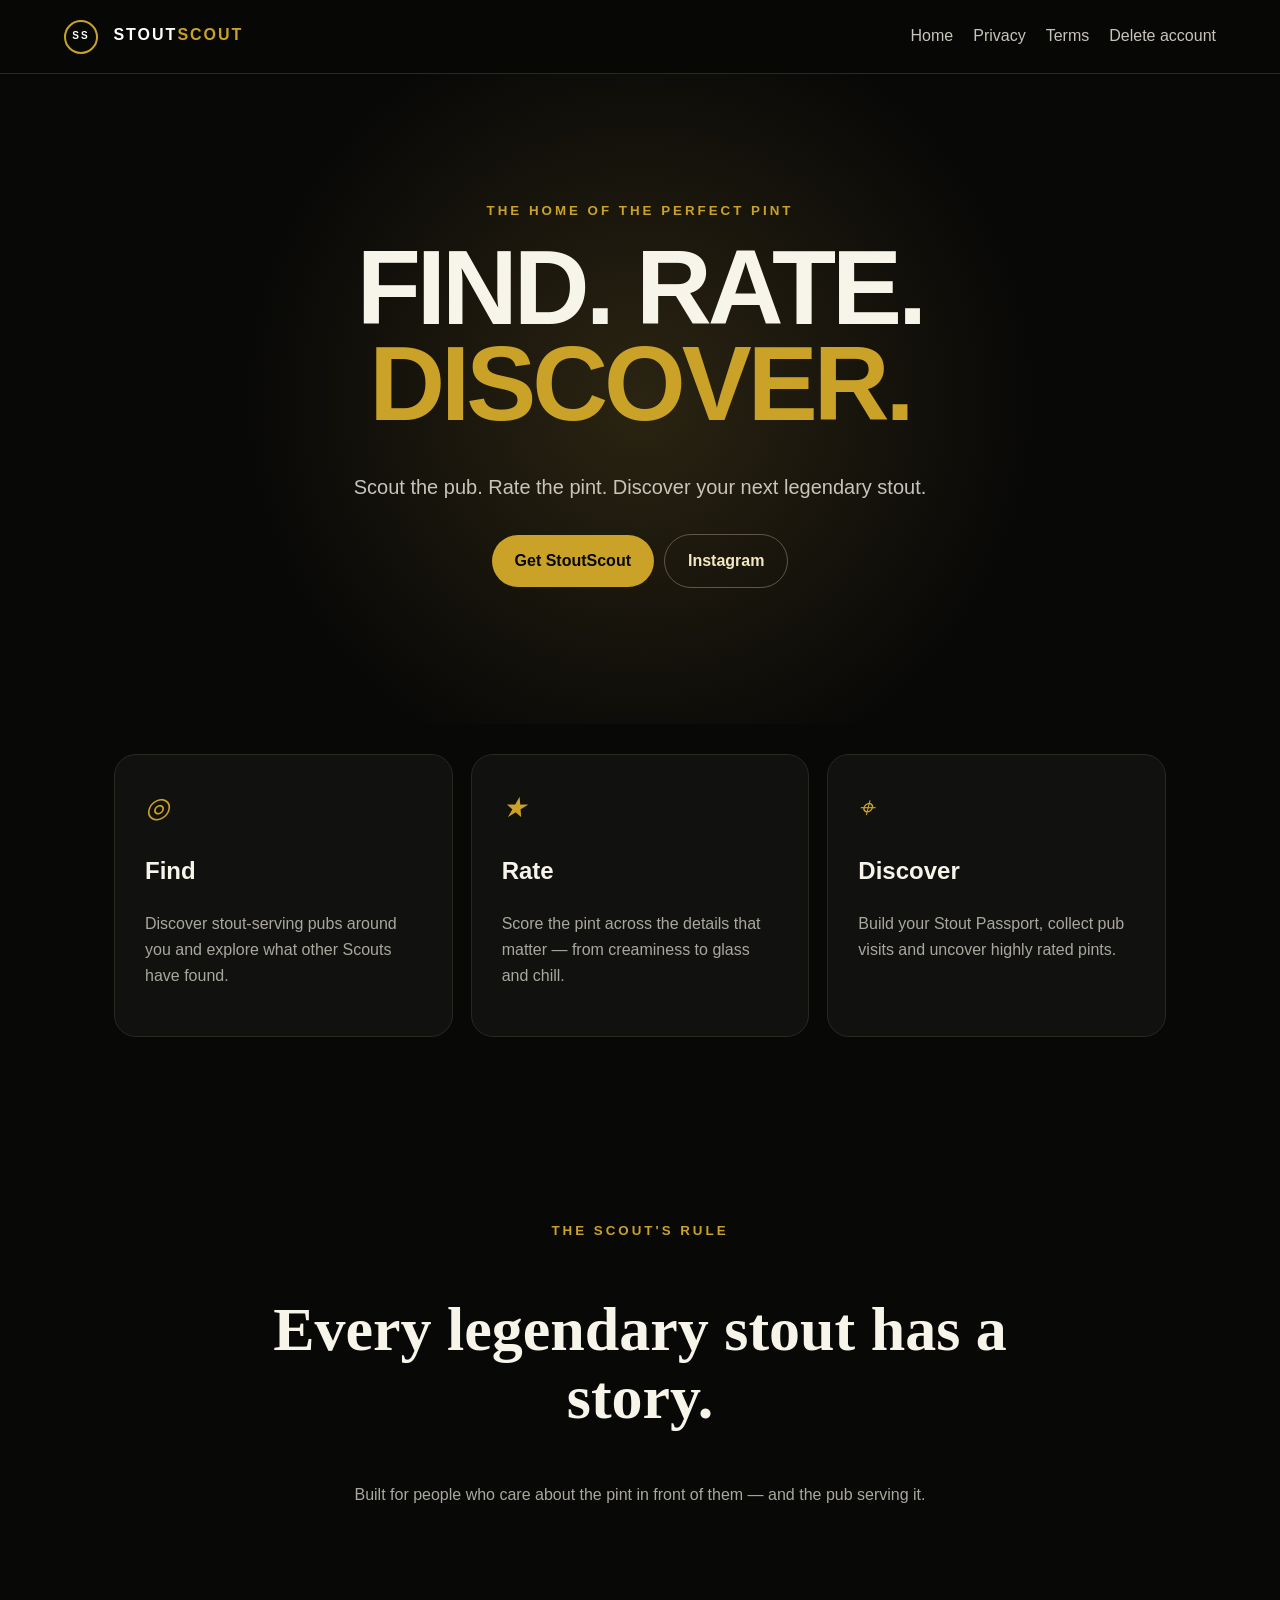
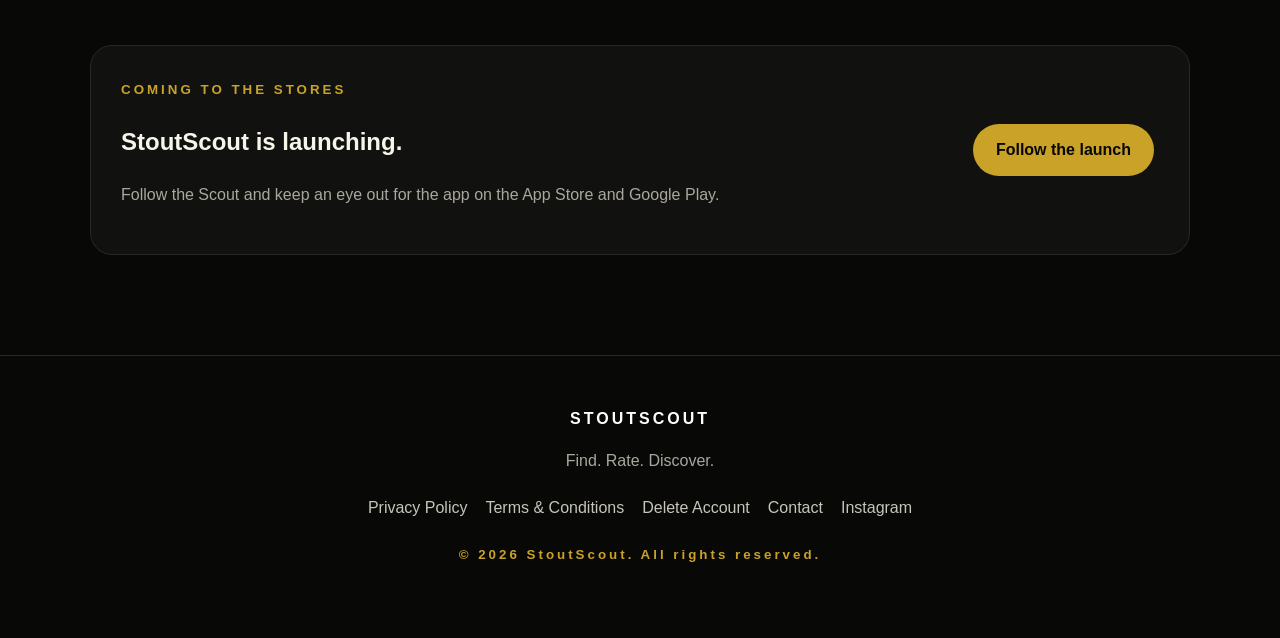
<file: index.html>
<!doctype html><html lang="en"><head><meta charset="utf-8"><meta name="viewport" content="width=device-width,initial-scale=1"><title>StoutScout — Find. Rate. Discover.</title><meta name="description" content="Find, rate and discover great stout in pubs across the UK."><link rel="stylesheet" href="styles.css"></head><body>
<header><a class="brand" href="index.html"><b>SS</b> STOUT<span>SCOUT</span></a><nav><a href="index.html">Home</a><a href="privacy.html">Privacy</a><a href="terms.html">Terms</a><a href="delete-account.html">Delete account</a></nav></header>
<main><section class="hero"><small>THE HOME OF THE PERFECT PINT</small><h1>FIND. RATE.<br><em>DISCOVER.</em></h1><p>Scout the pub. Rate the pint. Discover your next legendary stout.</p><div><a class="button" href="#download">Get StoutScout</a><a class="button alt" href="https://www.instagram.com/stout_scout_official/" target="_blank">Instagram</a></div></section>
<section class="grid"><article><i>◎</i><h2>Find</h2><p>Discover stout-serving pubs around you and explore what other Scouts have found.</p></article><article><i>★</i><h2>Rate</h2><p>Score the pint across the details that matter — from creaminess to glass and chill.</p></article><article><i>⌖</i><h2>Discover</h2><p>Build your Stout Passport, collect pub visits and uncover highly rated pints.</p></article></section>
<section class="manifesto"><small>THE SCOUT'S RULE</small><h2>Every legendary stout has a story.</h2><p>Built for people who care about the pint in front of them — and the pub serving it.</p></section>
<section id="download" class="download"><div><small>COMING TO THE STORES</small><h2>StoutScout is launching.</h2><p>Follow the Scout and keep an eye out for the app on the App Store and Google Play.</p></div><a class="button" href="https://www.instagram.com/stout_scout_official/" target="_blank">Follow the launch</a></section></main>
<footer><strong>STOUTSCOUT</strong><p>Find. Rate. Discover.</p><div><a href="privacy.html">Privacy Policy</a><a href="terms.html">Terms &amp; Conditions</a><a href="delete-account.html">Delete Account</a><a href="mailto:hello@stoutscout.beer">Contact</a><a href="https://www.instagram.com/stout_scout_official/" target="_blank">Instagram</a></div><small>© 2026 StoutScout. All rights reserved.</small></footer></body></html>
</file>
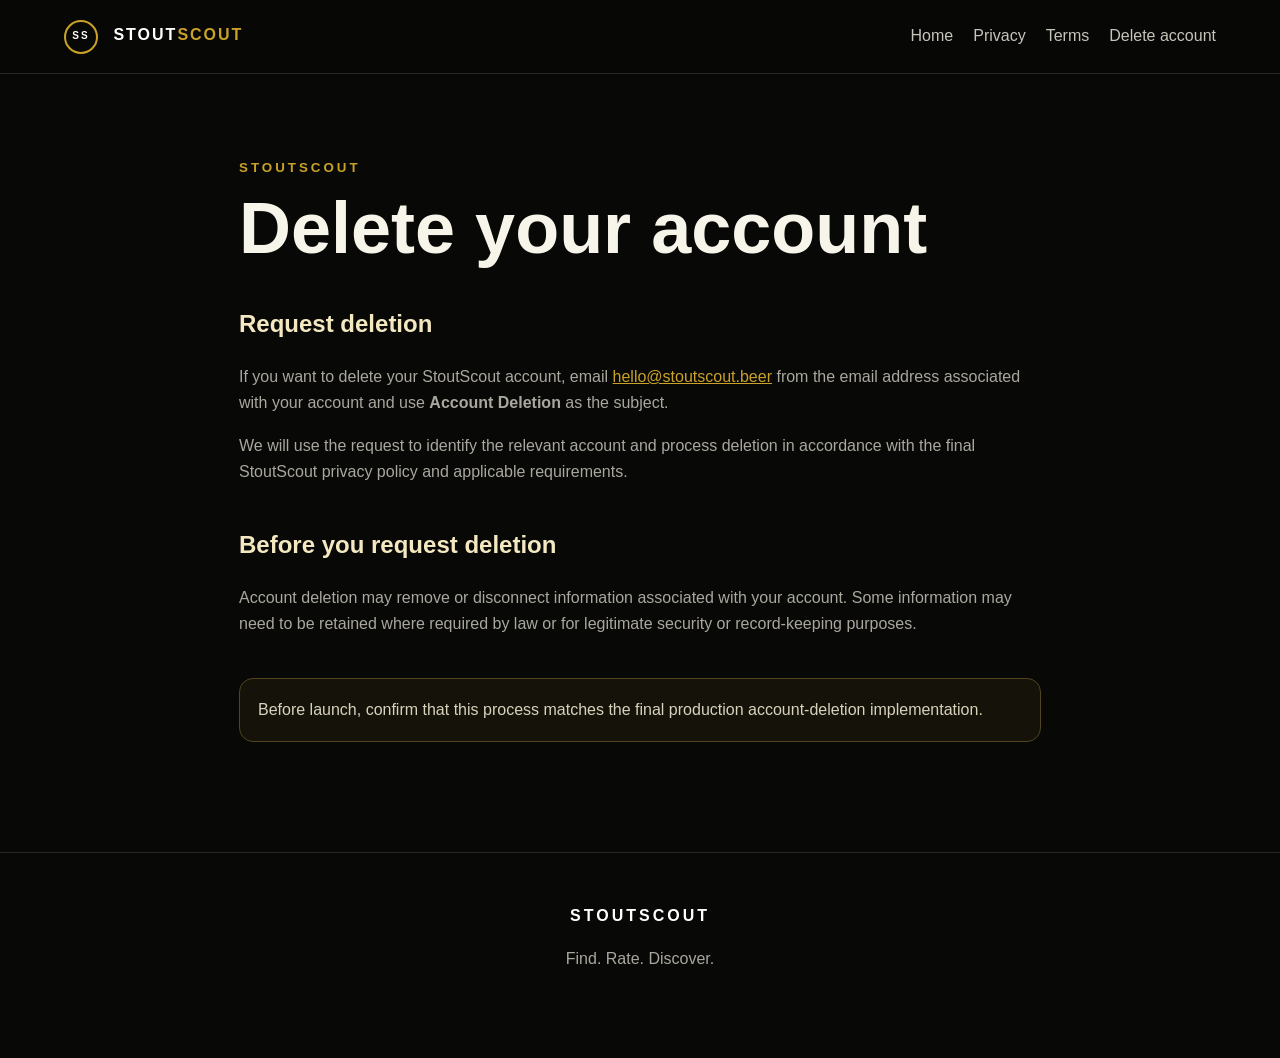
<file: delete-account.html>
<!doctype html><html lang="en"><head><meta charset="utf-8"><meta name="viewport" content="width=device-width,initial-scale=1"><title>Delete Account — StoutScout</title><link rel="stylesheet" href="styles.css"></head><body><header><a class="brand" href="index.html"><b>SS</b> STOUT<span>SCOUT</span></a><nav><a href="index.html">Home</a><a href="privacy.html">Privacy</a><a href="terms.html">Terms</a><a href="delete-account.html">Delete account</a></nav></header><main class="legal"><small>STOUTSCOUT</small><h1>Delete your account</h1><h2>Request deletion</h2><p>If you want to delete your StoutScout account, email <a href="mailto:hello@stoutscout.beer?subject=StoutScout%20Account%20Deletion">hello@stoutscout.beer</a> from the email address associated with your account and use <strong>Account Deletion</strong> as the subject.</p><p>We will use the request to identify the relevant account and process deletion in accordance with the final StoutScout privacy policy and applicable requirements.</p><h2>Before you request deletion</h2><p>Account deletion may remove or disconnect information associated with your account. Some information may need to be retained where required by law or for legitimate security or record-keeping purposes.</p><div class="notice">Before launch, confirm that this process matches the final production account-deletion implementation.</div></main><footer><strong>STOUTSCOUT</strong><p>Find. Rate. Discover.</p></footer></body></html>
</file>
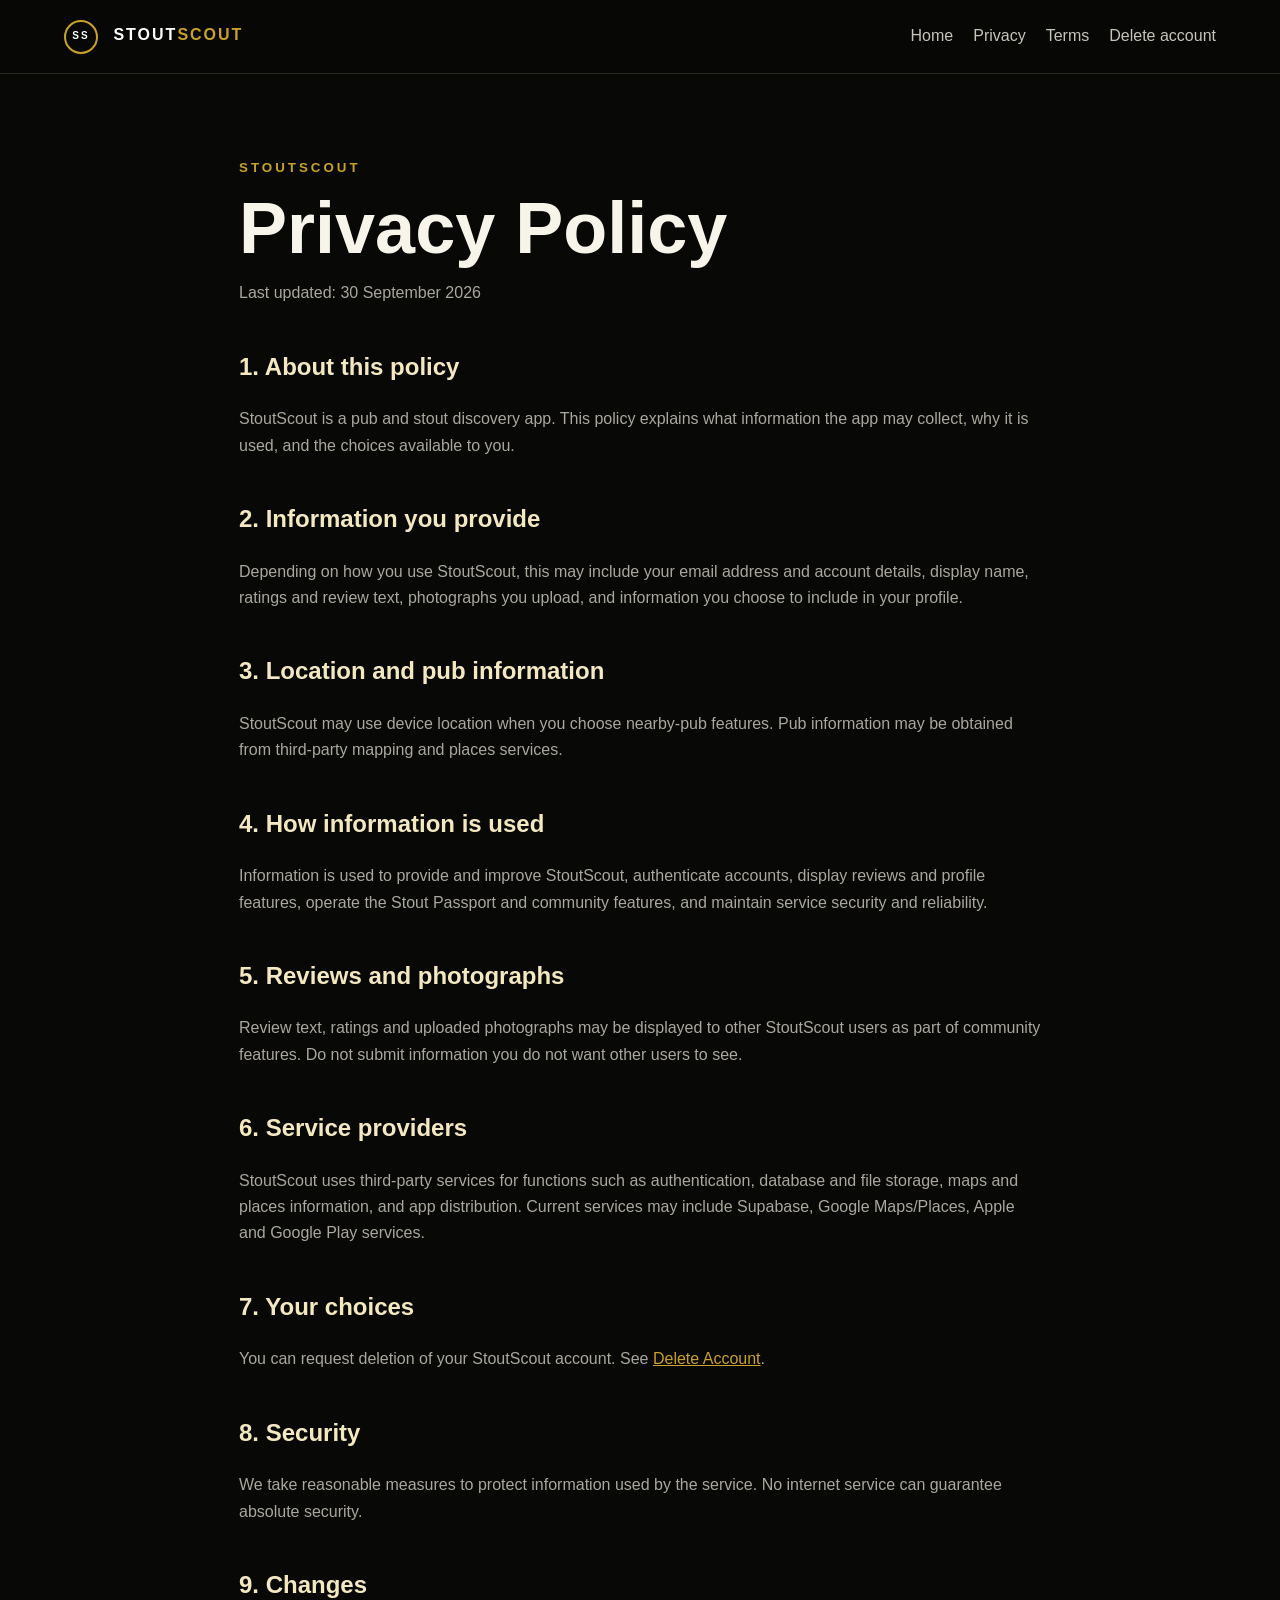
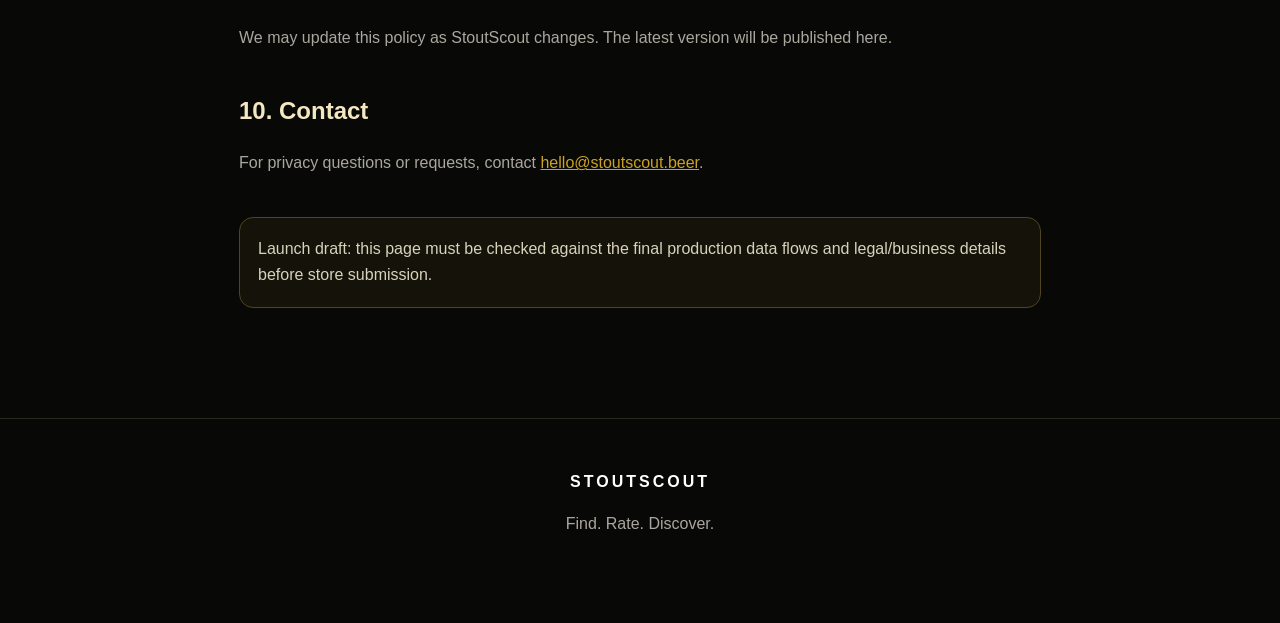
<file: privacy.html>
<!doctype html><html lang="en"><head><meta charset="utf-8"><meta name="viewport" content="width=device-width,initial-scale=1"><title>Privacy Policy — StoutScout</title><link rel="stylesheet" href="styles.css"></head><body><header><a class="brand" href="index.html"><b>SS</b> STOUT<span>SCOUT</span></a><nav><a href="index.html">Home</a><a href="privacy.html">Privacy</a><a href="terms.html">Terms</a><a href="delete-account.html">Delete account</a></nav></header><main class="legal"><small>STOUTSCOUT</small><h1>Privacy Policy</h1><p class="muted">Last updated: 30 September 2026</p><h2>1. About this policy</h2><p>StoutScout is a pub and stout discovery app. This policy explains what information the app may collect, why it is used, and the choices available to you.</p><h2>2. Information you provide</h2><p>Depending on how you use StoutScout, this may include your email address and account details, display name, ratings and review text, photographs you upload, and information you choose to include in your profile.</p><h2>3. Location and pub information</h2><p>StoutScout may use device location when you choose nearby-pub features. Pub information may be obtained from third-party mapping and places services.</p><h2>4. How information is used</h2><p>Information is used to provide and improve StoutScout, authenticate accounts, display reviews and profile features, operate the Stout Passport and community features, and maintain service security and reliability.</p><h2>5. Reviews and photographs</h2><p>Review text, ratings and uploaded photographs may be displayed to other StoutScout users as part of community features. Do not submit information you do not want other users to see.</p><h2>6. Service providers</h2><p>StoutScout uses third-party services for functions such as authentication, database and file storage, maps and places information, and app distribution. Current services may include Supabase, Google Maps/Places, Apple and Google Play services.</p><h2>7. Your choices</h2><p>You can request deletion of your StoutScout account. See <a href="delete-account.html">Delete Account</a>.</p><h2>8. Security</h2><p>We take reasonable measures to protect information used by the service. No internet service can guarantee absolute security.</p><h2>9. Changes</h2><p>We may update this policy as StoutScout changes. The latest version will be published here.</p><h2>10. Contact</h2><p>For privacy questions or requests, contact <a href="mailto:hello@stoutscout.beer">hello@stoutscout.beer</a>.</p><div class="notice">Launch draft: this page must be checked against the final production data flows and legal/business details before store submission.</div></main><footer><strong>STOUTSCOUT</strong><p>Find. Rate. Discover.</p></footer></body></html>
</file>
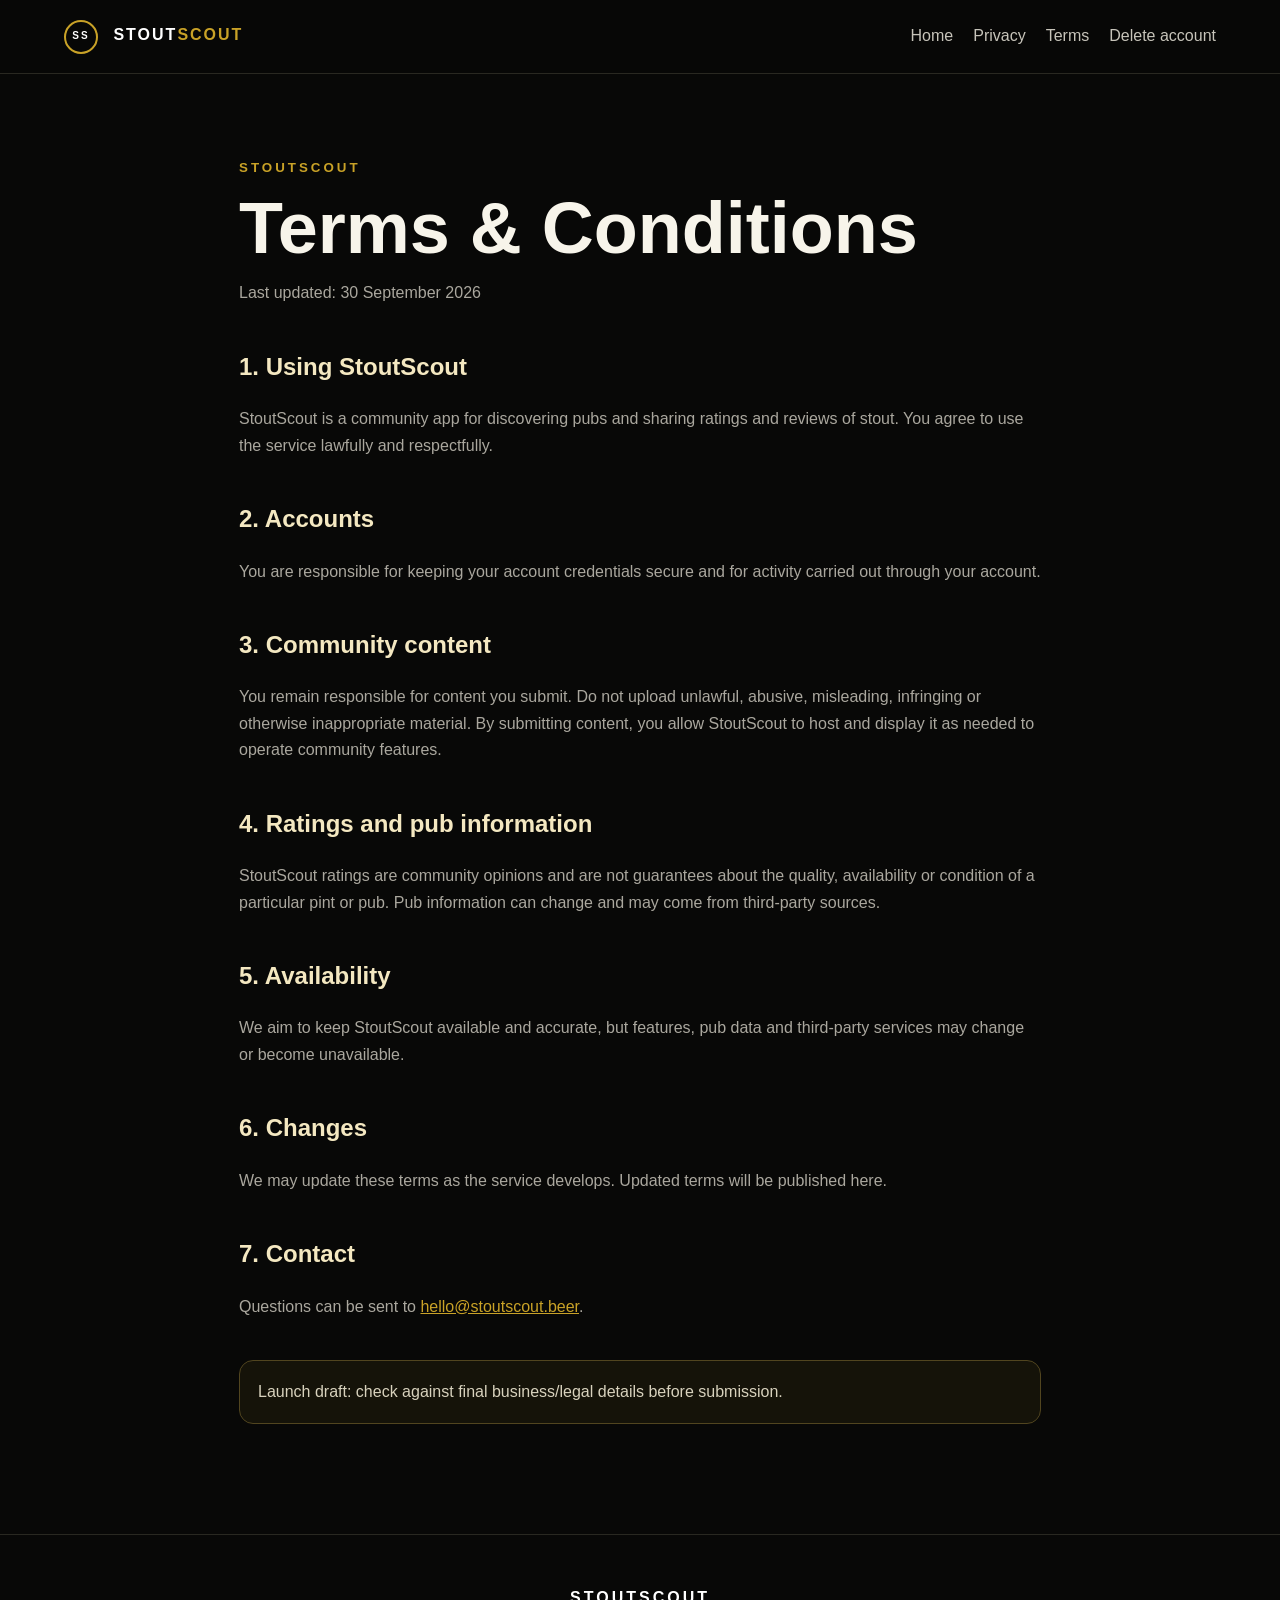
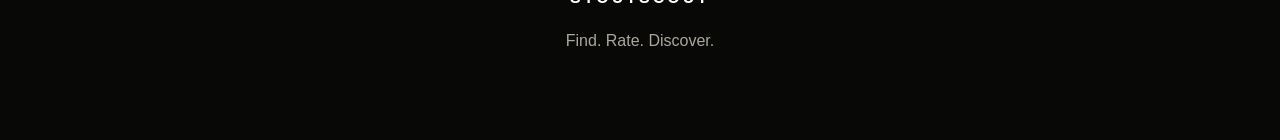
<file: terms.html>
<!doctype html><html lang="en"><head><meta charset="utf-8"><meta name="viewport" content="width=device-width,initial-scale=1"><title>Terms &amp; Conditions — StoutScout</title><link rel="stylesheet" href="styles.css"></head><body><header><a class="brand" href="index.html"><b>SS</b> STOUT<span>SCOUT</span></a><nav><a href="index.html">Home</a><a href="privacy.html">Privacy</a><a href="terms.html">Terms</a><a href="delete-account.html">Delete account</a></nav></header><main class="legal"><small>STOUTSCOUT</small><h1>Terms &amp; Conditions</h1><p class="muted">Last updated: 30 September 2026</p><h2>1. Using StoutScout</h2><p>StoutScout is a community app for discovering pubs and sharing ratings and reviews of stout. You agree to use the service lawfully and respectfully.</p><h2>2. Accounts</h2><p>You are responsible for keeping your account credentials secure and for activity carried out through your account.</p><h2>3. Community content</h2><p>You remain responsible for content you submit. Do not upload unlawful, abusive, misleading, infringing or otherwise inappropriate material. By submitting content, you allow StoutScout to host and display it as needed to operate community features.</p><h2>4. Ratings and pub information</h2><p>StoutScout ratings are community opinions and are not guarantees about the quality, availability or condition of a particular pint or pub. Pub information can change and may come from third-party sources.</p><h2>5. Availability</h2><p>We aim to keep StoutScout available and accurate, but features, pub data and third-party services may change or become unavailable.</p><h2>6. Changes</h2><p>We may update these terms as the service develops. Updated terms will be published here.</p><h2>7. Contact</h2><p>Questions can be sent to <a href="mailto:hello@stoutscout.beer">hello@stoutscout.beer</a>.</p><div class="notice">Launch draft: check against final business/legal details before submission.</div></main><footer><strong>STOUTSCOUT</strong><p>Find. Rate. Discover.</p></footer></body></html>
</file>
<file: styles.css>
*{box-sizing:border-box}body{margin:0;background:#080807;color:#f7f4ea;font:16px/1.65 Arial,sans-serif}header{height:74px;padding:0 5%;display:flex;align-items:center;justify-content:space-between;border-bottom:1px solid #292821;position:sticky;top:0;background:#080807ee;backdrop-filter:blur(8px);z-index:5}.brand{color:white;text-decoration:none;font-weight:900;letter-spacing:2px}.brand b{display:inline-grid;place-items:center;width:34px;height:34px;border:2px solid #c9a227;border-radius:50%;font-size:10px;margin-right:9px}.brand span{color:#c9a227}nav{display:flex;gap:20px}nav a,footer a{color:#c7c4ba;text-decoration:none}nav a:hover,footer a:hover,.legal a{color:#c9a227}.hero{max-width:1100px;margin:auto;min-height:650px;padding:100px 24px;display:flex;flex-direction:column;align-items:center;justify-content:center;text-align:center;background:radial-gradient(circle,#2b2412,#080807 62%)}small{color:#c9a227;font-weight:900;letter-spacing:3px}.hero h1{font-size:clamp(54px,9vw,105px);line-height:.92;letter-spacing:-4px;margin:18px 0}.hero em{color:#c9a227;font-style:normal}.hero p{font-size:20px;color:#c7c4ba;max-width:650px}.button{display:inline-block;margin:10px 5px;padding:13px 23px;border-radius:30px;background:#c9a227;color:#080807;text-decoration:none;font-weight:900}.button.alt{background:transparent;border:1px solid #5c5748;color:#f4e8c1}.grid{max-width:1100px;margin:auto;padding:30px 24px 100px;display:grid;grid-template-columns:repeat(3,1fr);gap:18px}.grid article,.download{border:1px solid #292821;border-radius:22px;background:#11110f;padding:30px}.grid i{font-size:28px;color:#c9a227}.grid p,.manifesto p,.download p,.legal p{color:#aaa79e}.manifesto{text-align:center;max-width:900px;margin:auto;padding:80px 24px 120px}.manifesto h2{font:700 clamp(36px,6vw,62px)/1.1 Georgia,serif}.download{max-width:1100px;margin:0 auto 100px;display:flex;justify-content:space-between;align-items:center;gap:25px}footer{text-align:center;border-top:1px solid #292821;padding:50px 24px 70px;color:#aaa79e}footer strong{color:white;letter-spacing:3px}footer div{display:flex;gap:18px;justify-content:center;flex-wrap:wrap;margin:20px 0}.legal{max-width:850px;margin:auto;padding:80px 24px 110px}.legal h1{font-size:clamp(44px,7vw,72px);line-height:1;margin:12px 0}.legal h2{color:#f4e8c1;margin-top:40px}.notice{margin-top:40px;padding:18px;border:1px solid #51451f;border-radius:14px;background:#c9a22712;color:#d8d2bd}@media(max-width:700px){nav{display:none}.grid{grid-template-columns:1fr}.download{display:block;margin:0 18px 70px}.hero h1{letter-spacing:-2px}}
</file>
